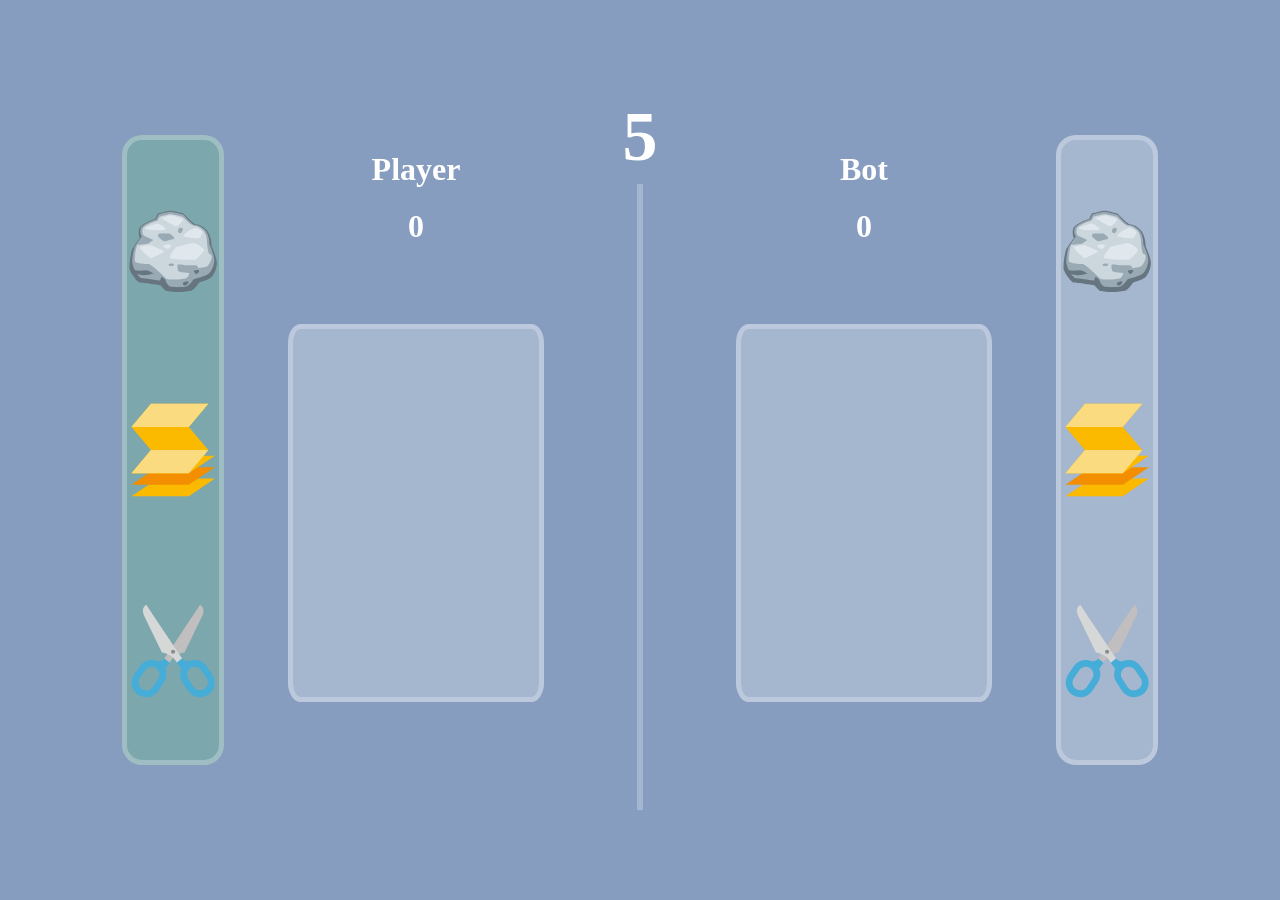
<file: index.html>
<!DOCTYPE html>
<html lang="en">
<head>
    <meta charset="UTF-8">
    <meta name="viewport" content="width=device-width, initial-scale=1.0">
    <link rel="stylesheet" href="styles.css">

    <title>Document</title>
</head>
<body>
    <div id="gameSpace">
        <div id="playerChoices">
            <div class="rock"></div>
            <div class="paper"></div>
            <div class="scissors"></div>
        </div>
        <div id="playerChoice">
            <div id="playerScore">
                <a>Player</a>
                <a id="playerPoints"></a>
            </div>
            <div id="playerToDraw"></div>
        </div>
        <div id="split">
            <div id="timerSpace">
                <a id="timer">5</a>
            </div>
            <div id="line"></div>
        </div>
        <div id="enemyChoice">
            <div id="enemyScore">
                <a>Bot</a>
                <a id="enemyPoints"></a>
            </div>
            <div id="enemyToDraw"></div>
        </div>
        <div id="enemyChoices">
            <div class="rock"></div>
            <div class="paper"></div>
            <div class="scissors"></div>
        </div>
    </div>

    <script src="script.js"></script>
</body>
</html>
</file>
<file: styles.css>
*,html,body{
    padding: 0;
    margin: 0;
    box-sizing: border-box;
    
}

#gameSpace{
    height: 100vh;
    width: 100vw;
    background-color: rgba(46, 85, 145, 0.575);
    display: flex;
    align-items: center;
    justify-content: center;
    gap: 5%;
}
#enemyChoice,#playerChoice{
    width: 20%;
    height: 70%;
    display: flex;
    flex-direction: column;
    gap: 10%;
}
#playerScore, #enemyScore{
    color: white;
    width: 100%;
    height: 20%;
    font-size: 200%;
    font-weight: bold;
    display: flex;
    flex-direction: column;
    gap: 20px;
    align-items: center;
    justify-content: center;
}
#playerToDraw,#enemyToDraw{
    background-color: rgba(255, 255, 255, 0.26);
    border: 5px solid rgba(255, 255, 255, 0.26);
    width: 100%;
    height: 60%;
    border-radius: 5%;
}


#playerChoices,#enemyChoices{
    border-radius: 20px;
    width: 8%;
    height: 70%;
    display: flex;
    flex-direction: column;
    justify-content: center;
    gap: 15px;
    border: 5px solid rgba(255, 255, 255, 0.26);
}

#playerChoices{
    background-color: rgba(96, 196, 126, 0.26);
    
}
#enemyChoices{
    background-color: rgba(255, 255, 255, 0.26);
}

#split{
    width: 5%; 
    height: 80%;
    display: flex;
    flex-direction: column;
    align-items: center;
}
#timerSpace{
    width: 100%;
    height: 15%;
    display: flex;
    align-items: center;
    justify-content: center;
}
#timer{
    color: white;
    font-size: 70px;
    font-weight: bold;
}
#line{
    background-color: rgba(255, 255, 255, 0.26);
    width: 10%;
    height: 100%;
}

.rock,.paper,.scissors{

    width: 100%;
    height: 30%;
}
</file>
